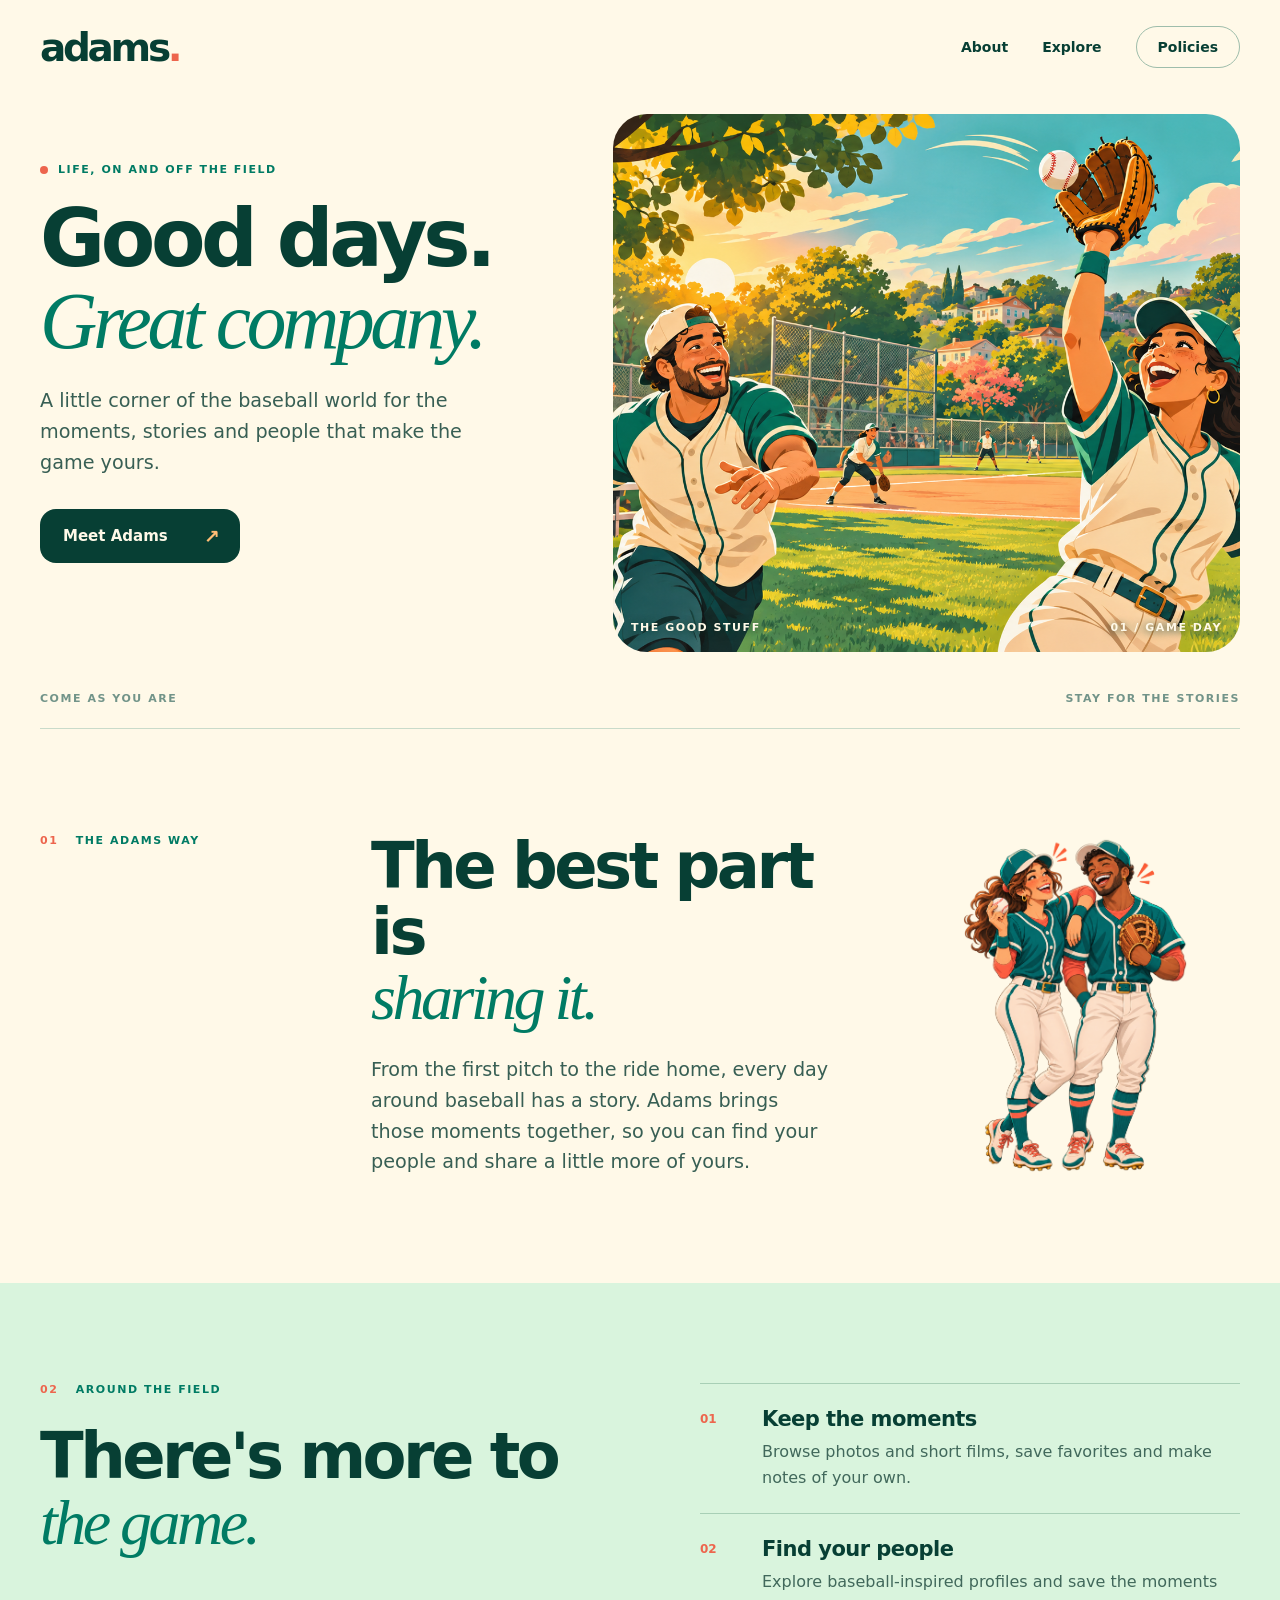
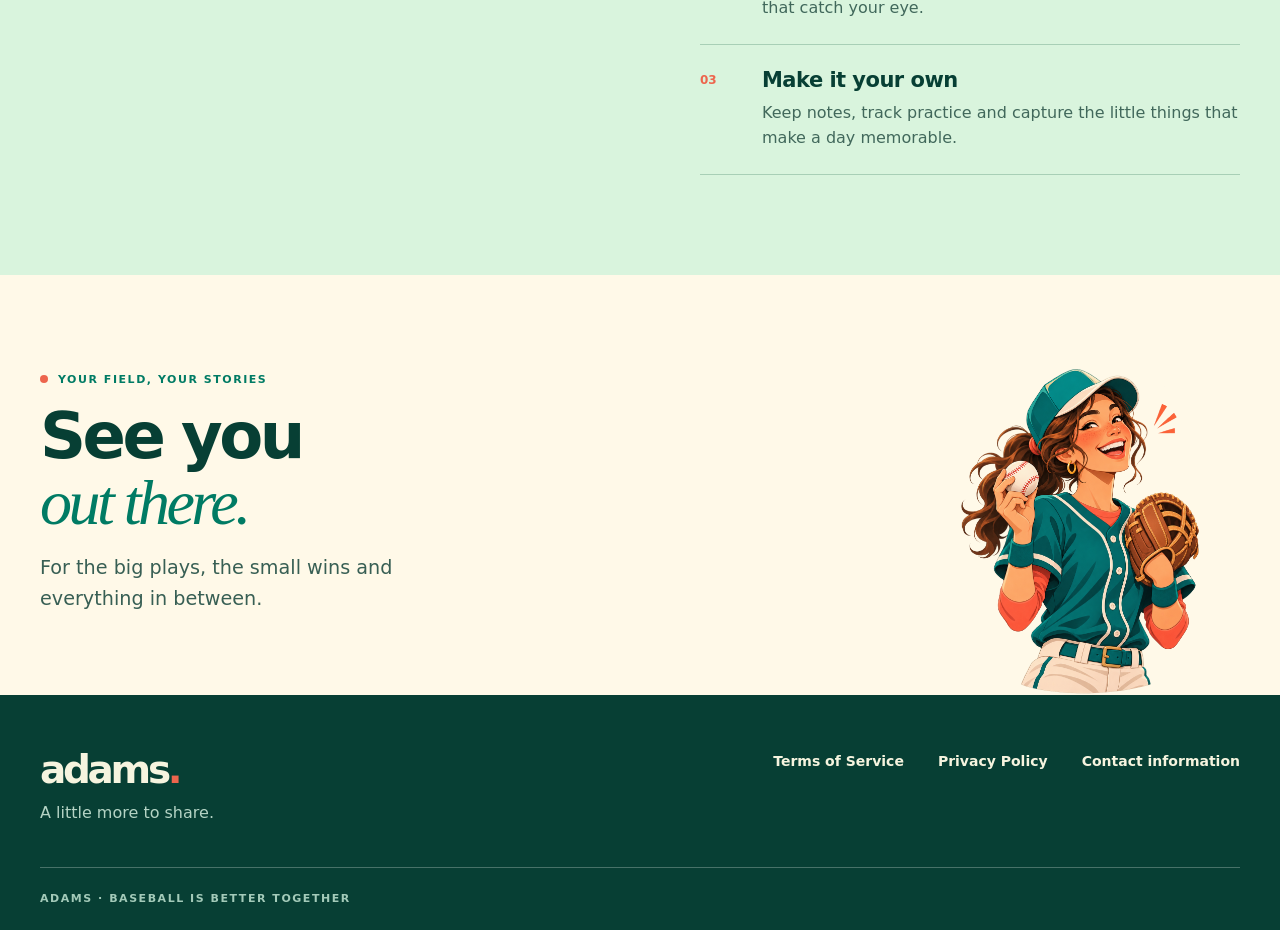
<file: index.html>
<!doctype html>
<html lang="en">
<head>
  <meta charset="utf-8">
  <meta name="viewport" content="width=device-width, initial-scale=1">
  <meta name="description" content="Adams is a place to share baseball moments and connect with people who love the game.">
  <meta name="theme-color" content="#073f34">
  <title>Adams — Good days. Great company.</title>
  <link rel="stylesheet" href="style.css">
</head>
<body>
  <header class="site-header">
    <div class="wrap header-inner">
      <a class="wordmark" href="#top" aria-label="Adams home">adams<span>.</span></a>
      <nav aria-label="Main navigation">
        <a href="#about">About</a>
        <a href="#features">Explore</a>
        <a class="nav-link" href="#policies">Policies</a>
      </nav>
    </div>
  </header>
  <main id="top">
    <section class="hero wrap" aria-labelledby="hero-title">
      <div class="hero-copy">
        <p class="eyebrow"><span></span> LIFE, ON AND OFF THE FIELD</p>
        <h1 id="hero-title">Good days.<br><em>Great company.</em></h1>
        <p class="hero-intro">A little corner of the baseball world for the moments, stories and people that make the game yours.</p>
        <a class="button button-dark" href="#about">Meet Adams <span aria-hidden="true">↗</span></a>
      </div>
      <figure class="hero-art">
        <img src="ballpark-day.png" alt="Friends playing baseball together in a sunny neighborhood ballpark">
        <figcaption><span>THE GOOD STUFF</span><span>01 / GAME DAY</span></figcaption>
      </figure>
      <div class="hero-footnote"><span>COME AS YOU ARE</span><span>STAY FOR THE STORIES</span></div>
    </section>

    <section class="intro wrap" id="about" aria-labelledby="about-title">
      <div class="section-marker"><span>01</span> THE ADAMS WAY</div>
      <div class="intro-copy">
        <h2 id="about-title">The best part is<br><em>sharing it.</em></h2>
        <p>From the first pitch to the ride home, every day around baseball has a story. Adams brings those moments together, so you can find your people and share a little more of yours.</p>
      </div>
      <div class="intro-art"><img src="field-friends.png" alt="Two baseball friends smiling together" loading="lazy"></div>
    </section>

    <section class="explore" id="features" aria-labelledby="features-title">
      <div class="wrap explore-inner">
        <div class="explore-heading"><div class="section-marker"><span>02</span> AROUND THE FIELD</div><h2 id="features-title">There's more to<br><em>the game.</em></h2></div>
        <div class="feature-list">
          <article><span class="feature-number">01</span><div><h3>Keep the moments</h3><p>Browse photos and short films, save favorites and make notes of your own.</p></div></article>
          <article><span class="feature-number">02</span><div><h3>Find your people</h3><p>Explore baseball-inspired profiles and save the moments that catch your eye.</p></div></article>
          <article><span class="feature-number">03</span><div><h3>Make it your own</h3><p>Keep notes, track practice and capture the little things that make a day memorable.</p></div></article>
        </div>
      </div>
    </section>

    <section class="closing wrap" aria-labelledby="closing-title">
      <div class="closing-copy"><p class="eyebrow"><span></span> YOUR FIELD, YOUR STORIES</p><h2 id="closing-title">See you<br><em>out there.</em></h2><p>For the big plays, the small wins and everything in between.</p></div>
      <img src="field-player.png" alt="Baseball player holding a ball and glove" loading="lazy">
    </section>
  </main>
  <footer class="footer" id="policies">
    <div class="wrap footer-inner">
      <div><a class="wordmark footer-mark" href="#top">adams<span>.</span></a><p>A little more to share.</p></div>
      <nav aria-label="Legal and support">
        <a href="terms.html">Terms of Service</a>
        <a href="privacy.html">Privacy Policy</a>
        <a href="privacy.html#contact">Contact information</a>
      </nav>
      <p class="footer-note">ADAMS · BASEBALL IS BETTER TOGETHER</p>
    </div>
  </footer>
</body>
</html>
</file>
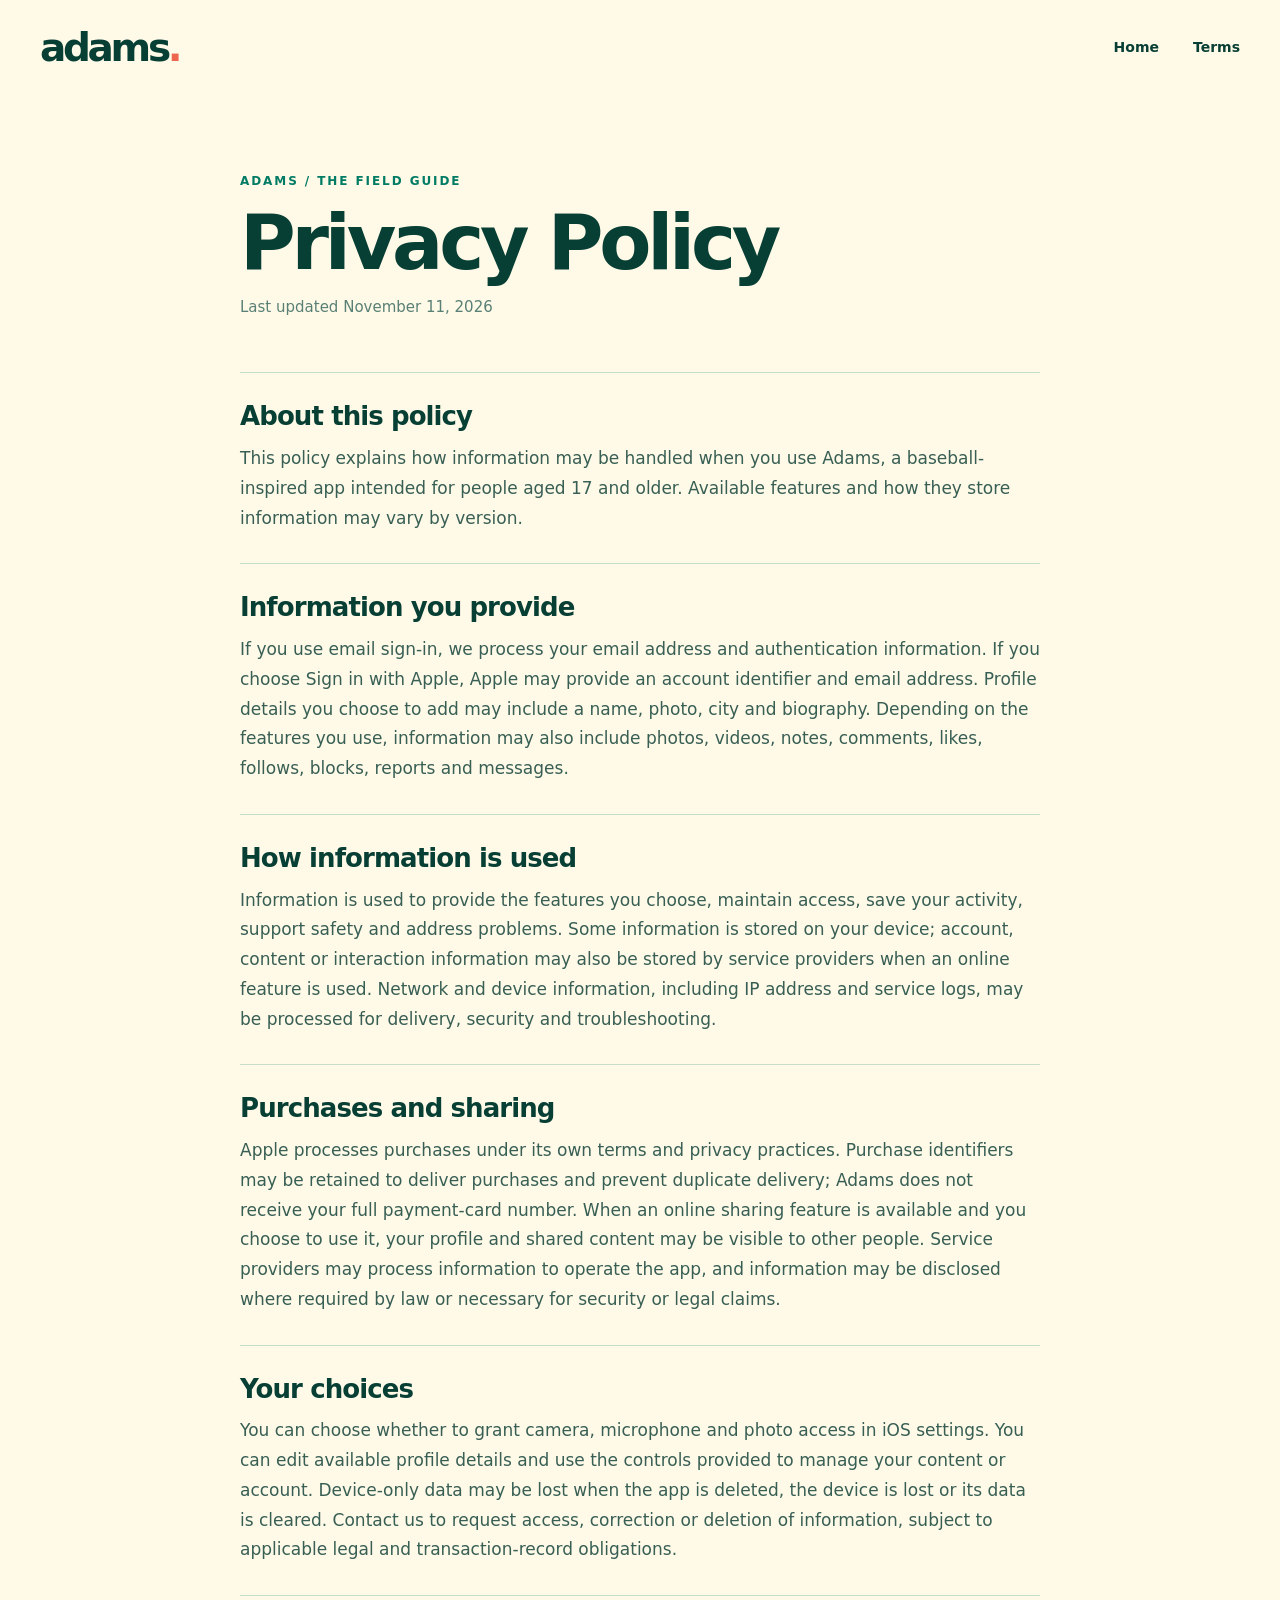
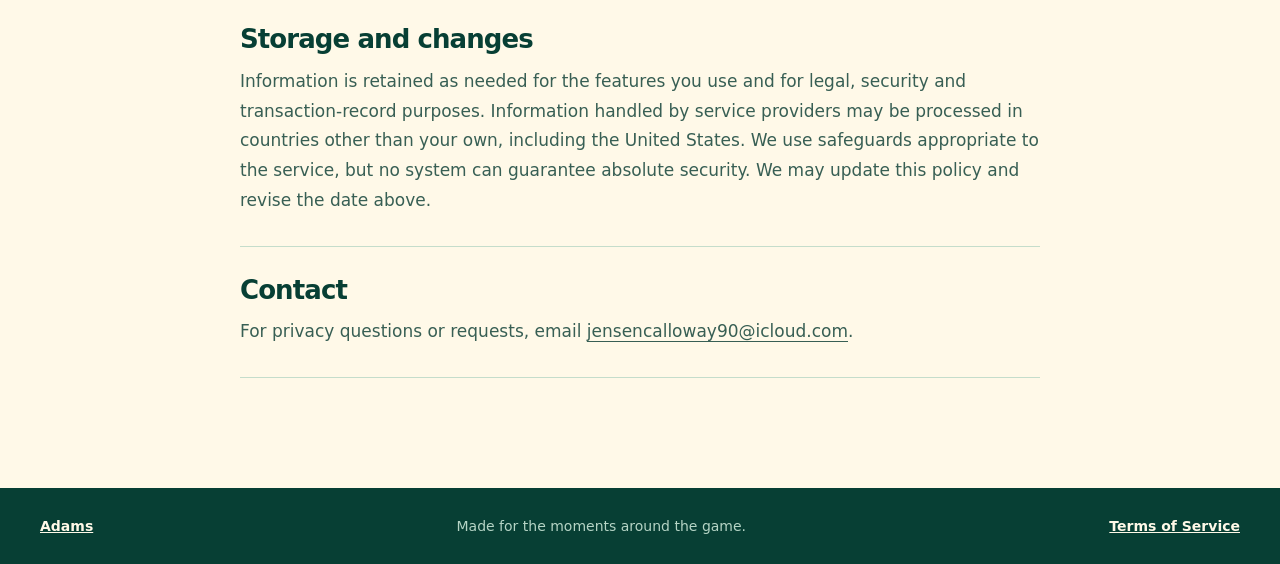
<file: privacy.html>
<!doctype html>
<html lang="en"><head><meta charset="utf-8"><meta name="viewport" content="width=device-width, initial-scale=1"><meta name="theme-color" content="#073f34"><title>Privacy Policy — Adams</title><link rel="stylesheet" href="style.css"></head>
<body class="policy-page"><header class="site-header"><div class="wrap header-inner"><a class="wordmark" href="index.html" aria-label="Adams home">adams<span>.</span></a><nav aria-label="Legal navigation"><a href="index.html">Home</a><a href="terms.html">Terms</a></nav></div></header>
<main class="policy-wrap"><p class="policy-kicker">ADAMS / THE FIELD GUIDE</p><h1>Privacy Policy</h1><p class="policy-date">Last updated November 11, 2026</p><div class="policy-body">
<section><h2>About this policy</h2><p>This policy explains how information may be handled when you use Adams, a baseball-inspired app intended for people aged 17 and older. Available features and how they store information may vary by version.</p></section>
<section><h2>Information you provide</h2><p>If you use email sign-in, we process your email address and authentication information. If you choose Sign in with Apple, Apple may provide an account identifier and email address. Profile details you choose to add may include a name, photo, city and biography. Depending on the features you use, information may also include photos, videos, notes, comments, likes, follows, blocks, reports and messages.</p></section>
<section><h2>How information is used</h2><p>Information is used to provide the features you choose, maintain access, save your activity, support safety and address problems. Some information is stored on your device; account, content or interaction information may also be stored by service providers when an online feature is used. Network and device information, including IP address and service logs, may be processed for delivery, security and troubleshooting.</p></section>
<section><h2>Purchases and sharing</h2><p>Apple processes purchases under its own terms and privacy practices. Purchase identifiers may be retained to deliver purchases and prevent duplicate delivery; Adams does not receive your full payment-card number. When an online sharing feature is available and you choose to use it, your profile and shared content may be visible to other people. Service providers may process information to operate the app, and information may be disclosed where required by law or necessary for security or legal claims.</p></section>
<section><h2>Your choices</h2><p>You can choose whether to grant camera, microphone and photo access in iOS settings. You can edit available profile details and use the controls provided to manage your content or account. Device-only data may be lost when the app is deleted, the device is lost or its data is cleared. Contact us to request access, correction or deletion of information, subject to applicable legal and transaction-record obligations.</p></section>
<section><h2>Storage and changes</h2><p>Information is retained as needed for the features you use and for legal, security and transaction-record purposes. Information handled by service providers may be processed in countries other than your own, including the United States. We use safeguards appropriate to the service, but no system can guarantee absolute security. We may update this policy and revise the date above.</p></section>
<section id="contact"><h2>Contact</h2><p>For privacy questions or requests, email <a href="mailto:jensencalloway90@icloud.com">jensencalloway90@icloud.com</a>.</p></section>
</div></main><footer class="policy-footer"><div class="wrap"><a href="index.html">Adams</a><span>Made for the moments around the game.</span><a href="terms.html">Terms of Service</a></div></footer></body></html>
</file>
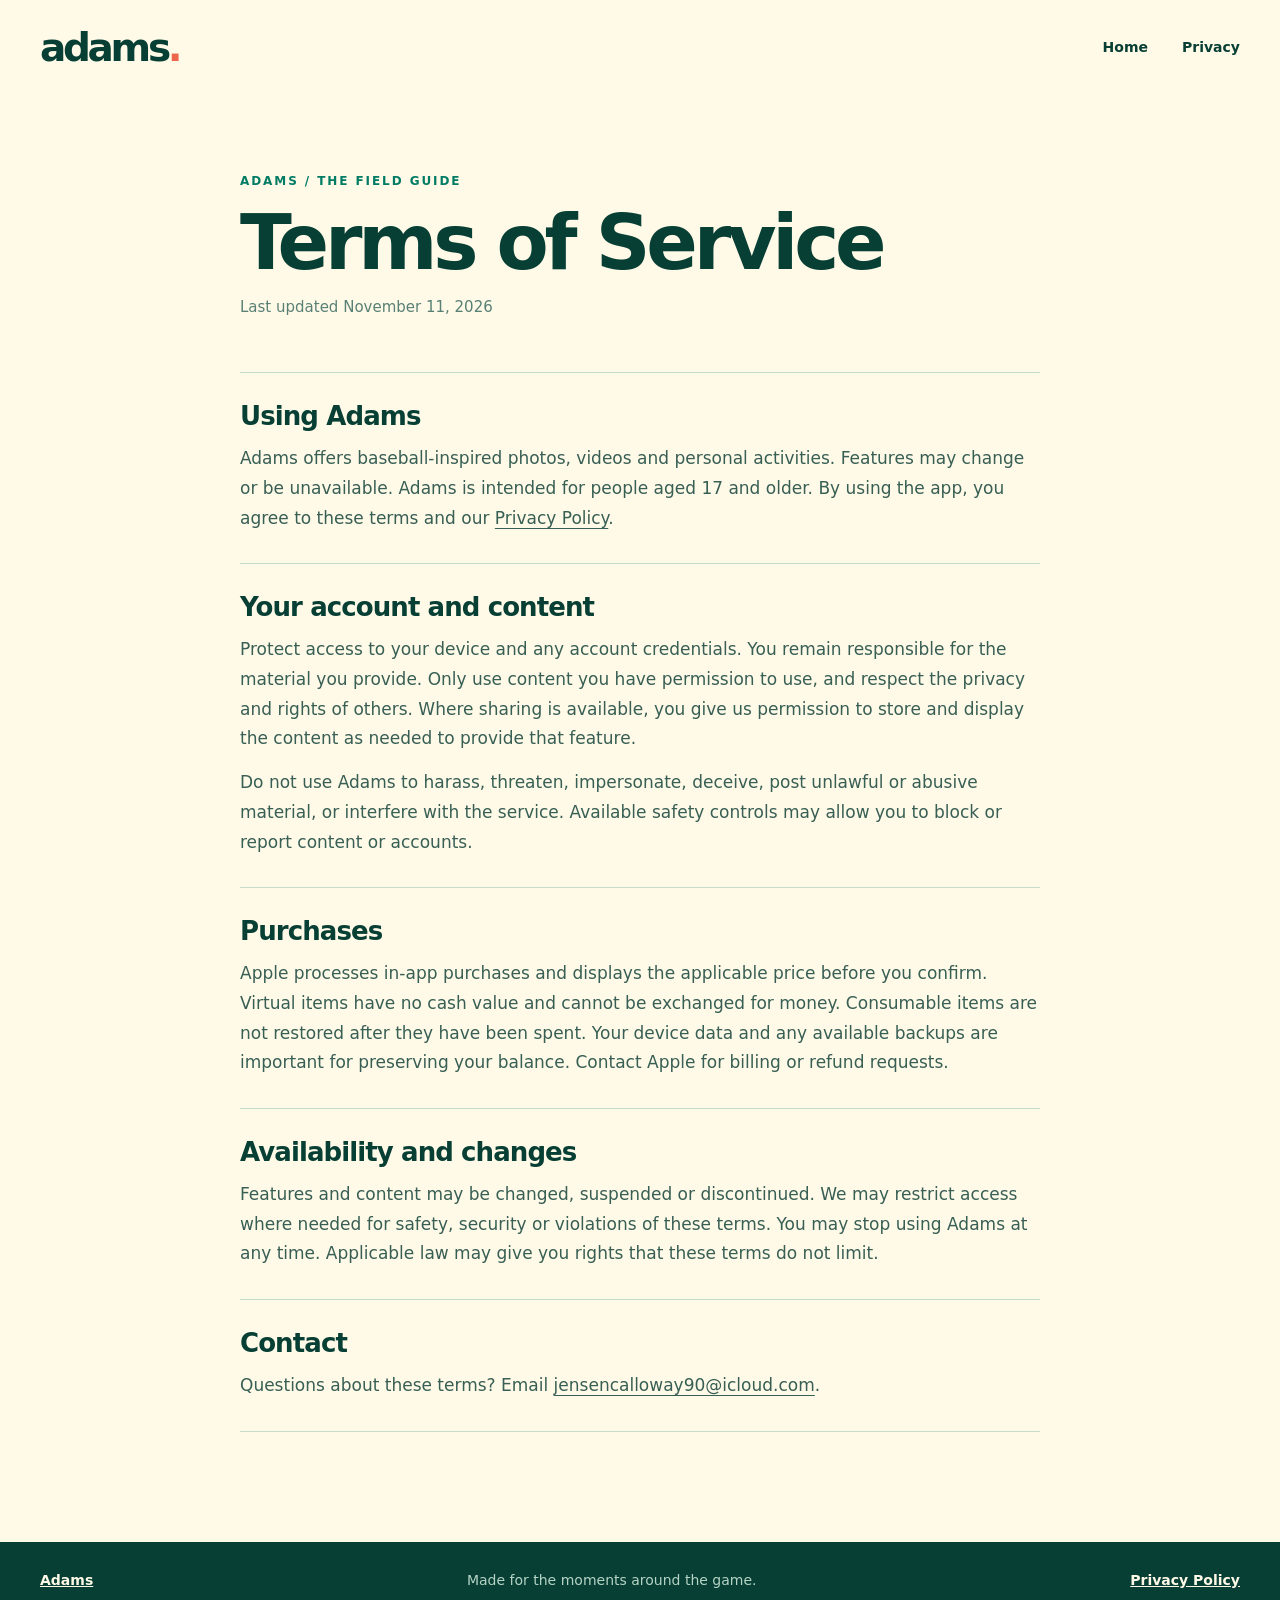
<file: terms.html>
<!doctype html>
<html lang="en"><head><meta charset="utf-8"><meta name="viewport" content="width=device-width, initial-scale=1"><meta name="theme-color" content="#073f34"><title>Terms of Service — Adams</title><link rel="stylesheet" href="style.css"></head>
<body class="policy-page"><header class="site-header"><div class="wrap header-inner"><a class="wordmark" href="index.html" aria-label="Adams home">adams<span>.</span></a><nav aria-label="Legal navigation"><a href="index.html">Home</a><a href="privacy.html">Privacy</a></nav></div></header>
<main class="policy-wrap"><p class="policy-kicker">ADAMS / THE FIELD GUIDE</p><h1>Terms of Service</h1><p class="policy-date">Last updated November 11, 2026</p><div class="policy-body">
<section><h2>Using Adams</h2><p>Adams offers baseball-inspired photos, videos and personal activities. Features may change or be unavailable. Adams is intended for people aged 17 and older. By using the app, you agree to these terms and our <a href="privacy.html">Privacy Policy</a>.</p></section>
<section><h2>Your account and content</h2><p>Protect access to your device and any account credentials. You remain responsible for the material you provide. Only use content you have permission to use, and respect the privacy and rights of others. Where sharing is available, you give us permission to store and display the content as needed to provide that feature.</p><p>Do not use Adams to harass, threaten, impersonate, deceive, post unlawful or abusive material, or interfere with the service. Available safety controls may allow you to block or report content or accounts.</p></section>
<section><h2>Purchases</h2><p>Apple processes in-app purchases and displays the applicable price before you confirm. Virtual items have no cash value and cannot be exchanged for money. Consumable items are not restored after they have been spent. Your device data and any available backups are important for preserving your balance. Contact Apple for billing or refund requests.</p></section>
<section><h2>Availability and changes</h2><p>Features and content may be changed, suspended or discontinued. We may restrict access where needed for safety, security or violations of these terms. You may stop using Adams at any time. Applicable law may give you rights that these terms do not limit.</p></section>
<section><h2>Contact</h2><p>Questions about these terms? Email <a href="mailto:jensencalloway90@icloud.com">jensencalloway90@icloud.com</a>.</p></section>
</div></main><footer class="policy-footer"><div class="wrap"><a href="index.html">Adams</a><span>Made for the moments around the game.</span><a href="privacy.html">Privacy Policy</a></div></footer></body></html>
</file>
<file: style.css>
:root{color-scheme:light;--ink:#073f34;--teal:#007b64;--mint:#d7f4df;--cream:#fff9e8;--coral:#ed654d;--soft:#598075;--sun:#ffb838}*{box-sizing:border-box}html{scroll-behavior:smooth}body{margin:0;background:var(--cream);color:var(--ink);font-family:ui-rounded,"Avenir Next",Avenir,system-ui,sans-serif;-webkit-font-smoothing:antialiased}a{color:inherit}a:focus-visible{outline:3px solid var(--coral);outline-offset:4px}img{display:block;max-width:100%}.wrap{width:min(100% - 80px,1320px);margin-inline:auto}.site-header{background:var(--cream)}.header-inner{min-height:94px;display:flex;align-items:center;justify-content:space-between;gap:24px}.wordmark{font-size:39px;letter-spacing:-.085em;font-weight:900;text-decoration:none;line-height:1}.wordmark span{color:var(--coral)}nav{display:flex;align-items:center;gap:34px}nav a{text-decoration:none;font-size:14px;font-weight:700}nav a:hover{text-decoration:underline;text-underline-offset:5px}.nav-link{border:1px solid #9ebdab;border-radius:999px;padding:12px 21px}.hero{display:grid;grid-template-columns:.9fr 1.1fr;align-items:center;gap:5%;padding-block:35px 0}.hero-copy{padding:0 0 40px}.eyebrow,.section-marker,.hero-footnote,.hero-art figcaption,.footer-note{font-size:11px;font-weight:800;letter-spacing:.14em}.eyebrow{display:flex;align-items:center;gap:10px;color:var(--teal)}.eyebrow span{width:8px;height:8px;border-radius:50%;background:var(--coral)}h1,h2,h3,p,figure{margin:0}h1,h2{font-family:ui-rounded,"Avenir Next",Avenir,system-ui,sans-serif;font-weight:800;letter-spacing:-.055em;line-height:1.03}h1{font-size:clamp(52px,6.2vw,96px);margin:22px 0 24px}h1 em,h2 em{font-family:Georgia,serif;font-weight:400;letter-spacing:-.055em;color:var(--teal)}.hero-intro,.intro-copy p,.closing-copy>p:last-child{font-size:clamp(17px,1.5vw,20px);line-height:1.6;max-width:460px;color:#385f54}.button{display:inline-flex;align-items:center;justify-content:space-between;gap:36px;min-height:54px;padding:0 20px 0 23px;border-radius:16px;text-decoration:none;font-size:15px;font-weight:750}.button-dark{background:var(--ink);color:#fff9e8;margin-top:30px}.button-dark:hover{background:#006552}.button span{color:#ffbd75;font-size:19px}.hero-art{position:relative;overflow:hidden;border-radius:34px;background:#b5e5c7}.hero-art img{width:100%;height:clamp(360px,42vw,575px);object-fit:cover}.hero-art figcaption{position:absolute;inset:auto 18px 18px;display:flex;justify-content:space-between;gap:10px;color:#fff9e8;text-shadow:0 1px 8px #083d32}.hero-footnote{grid-column:1/-1;display:flex;justify-content:space-between;gap:20px;padding:25px 0 23px;color:#729489;border-bottom:1px solid #c9dbca}.intro{display:grid;grid-template-columns:.62fr 1.1fr .75fr;gap:5%;align-items:center;padding-block:105px}.section-marker{color:var(--teal);align-self:start}.section-marker span{color:var(--coral);margin-right:12px}.intro h2,.explore h2,.closing h2{font-size:clamp(44px,5vw,72px)}.intro-copy p{margin-top:24px}.intro-art{height:340px;align-self:end;display:flex;align-items:end;justify-content:center}.intro-art img{max-height:100%;object-fit:contain}.explore{background:#d9f4dd}.explore-inner{display:grid;grid-template-columns:1fr 1fr;gap:10%;padding-block:100px}.explore h2{margin-top:28px}.feature-list article{display:grid;grid-template-columns:46px 1fr;gap:16px;padding:23px 0;border-bottom:1px solid #a8cfb6}.feature-list article:first-child{border-top:1px solid #a8cfb6}.feature-number{color:var(--coral);font-size:12px;font-weight:800;padding-top:5px}.feature-list h3{font-size:21px;letter-spacing:-.025em}.feature-list p{color:#41685b;line-height:1.6;font-size:16px;margin-top:8px}.closing{display:flex;align-items:center;justify-content:space-between;gap:40px;padding-top:90px;min-height:395px}.closing-copy{padding-bottom:72px}.closing h2{margin:18px 0}.closing img{height:330px;max-width:40%;object-fit:contain;object-position:bottom}.footer{background:var(--ink);color:#f6f4df}.footer-inner{display:grid;grid-template-columns:1fr auto;gap:45px;padding-block:55px 25px}.footer-mark{color:#f6f4df}.footer-inner>div p{margin-top:14px;color:#b5d4c5}.footer nav{align-items:flex-start;flex-wrap:wrap}.footer-note{grid-column:1/-1;padding-top:24px;border-top:1px solid #477268;color:#a3cab9}.footer nav a{line-height:1.6}@media(max-width:800px){.wrap{width:min(100% - 40px,680px)}.header-inner{min-height:78px}.wordmark{font-size:34px}nav{gap:17px}.nav-link{padding:10px 14px}.hero{grid-template-columns:1fr;gap:0;padding-top:24px}.hero-copy{padding-bottom:28px}h1{font-size:clamp(48px,10.5vw,68px);margin:16px 0}.hero-intro{max-width:520px}.button-dark{margin-top:22px}.hero-art img{height:clamp(250px,65vw,430px)}.hero-art{border-radius:25px}.hero-footnote{font-size:9px}.intro{grid-template-columns:1fr 1fr;gap:24px;padding-block:75px}.intro .section-marker{grid-column:1/-1}.intro-copy{grid-column:1/-1}.intro-art{height:220px;grid-column:2;grid-row:3}.intro-copy p{max-width:560px}.explore-inner{grid-template-columns:1fr;gap:40px;padding-block:70px}.closing{padding-top:65px;min-height:0}.closing img{height:240px}.closing-copy{padding-bottom:50px}.footer-inner{grid-template-columns:1fr}.footer nav{gap:18px 26px}.footer-note{grid-column:1}}@media(max-width:430px){.header-inner nav{gap:12px}.header-inner nav a{font-size:12px}.header-inner nav .nav-link{padding:9px 11px}.intro{grid-template-columns:1fr}.intro-art{grid-column:1;grid-row:auto;height:200px;justify-content:flex-end}.closing{align-items:end;gap:5px}.closing h2{font-size:44px}.closing img{height:185px;max-width:42%}.closing-copy>p:last-child{font-size:15px}.footer nav{flex-direction:column;gap:12px}}@media(prefers-reduced-motion:reduce){html{scroll-behavior:auto}}
:root{--policy-border:#c5ddcb}.policy-page{background:#fff9e8}.policy-wrap{width:min(100% - 48px,800px);margin:0 auto;padding:80px 0 110px}.policy-kicker{font-size:12px;font-weight:800;letter-spacing:.16em;color:#007b64}.policy-wrap h1{font-size:clamp(46px,8vw,76px);margin:16px 0}.policy-date{color:#598075;font-size:15px}.policy-body{margin-top:56px;border-top:1px solid var(--policy-border)}.policy-body section{padding:30px 0;border-bottom:1px solid var(--policy-border)}.policy-body h2{font-size:26px;letter-spacing:-.035em;margin-bottom:14px}.policy-body p{font-size:17px;line-height:1.75;color:#385f54;margin:0 0 14px}.policy-body p:last-child{margin-bottom:0}.policy-body a{text-decoration-thickness:1px;text-underline-offset:4px}.policy-footer{background:#073f34;color:#fff9e8}.policy-footer .wrap{display:flex;justify-content:space-between;gap:20px;flex-wrap:wrap;padding-block:30px;font-size:14px}.policy-footer a{font-weight:700}.policy-footer span{color:#b5d4c5}@media(max-width:600px){.policy-wrap{padding:55px 0 75px}.policy-body{margin-top:40px}.policy-body p{font-size:16px}.policy-footer .wrap{flex-direction:column}}
</file>
